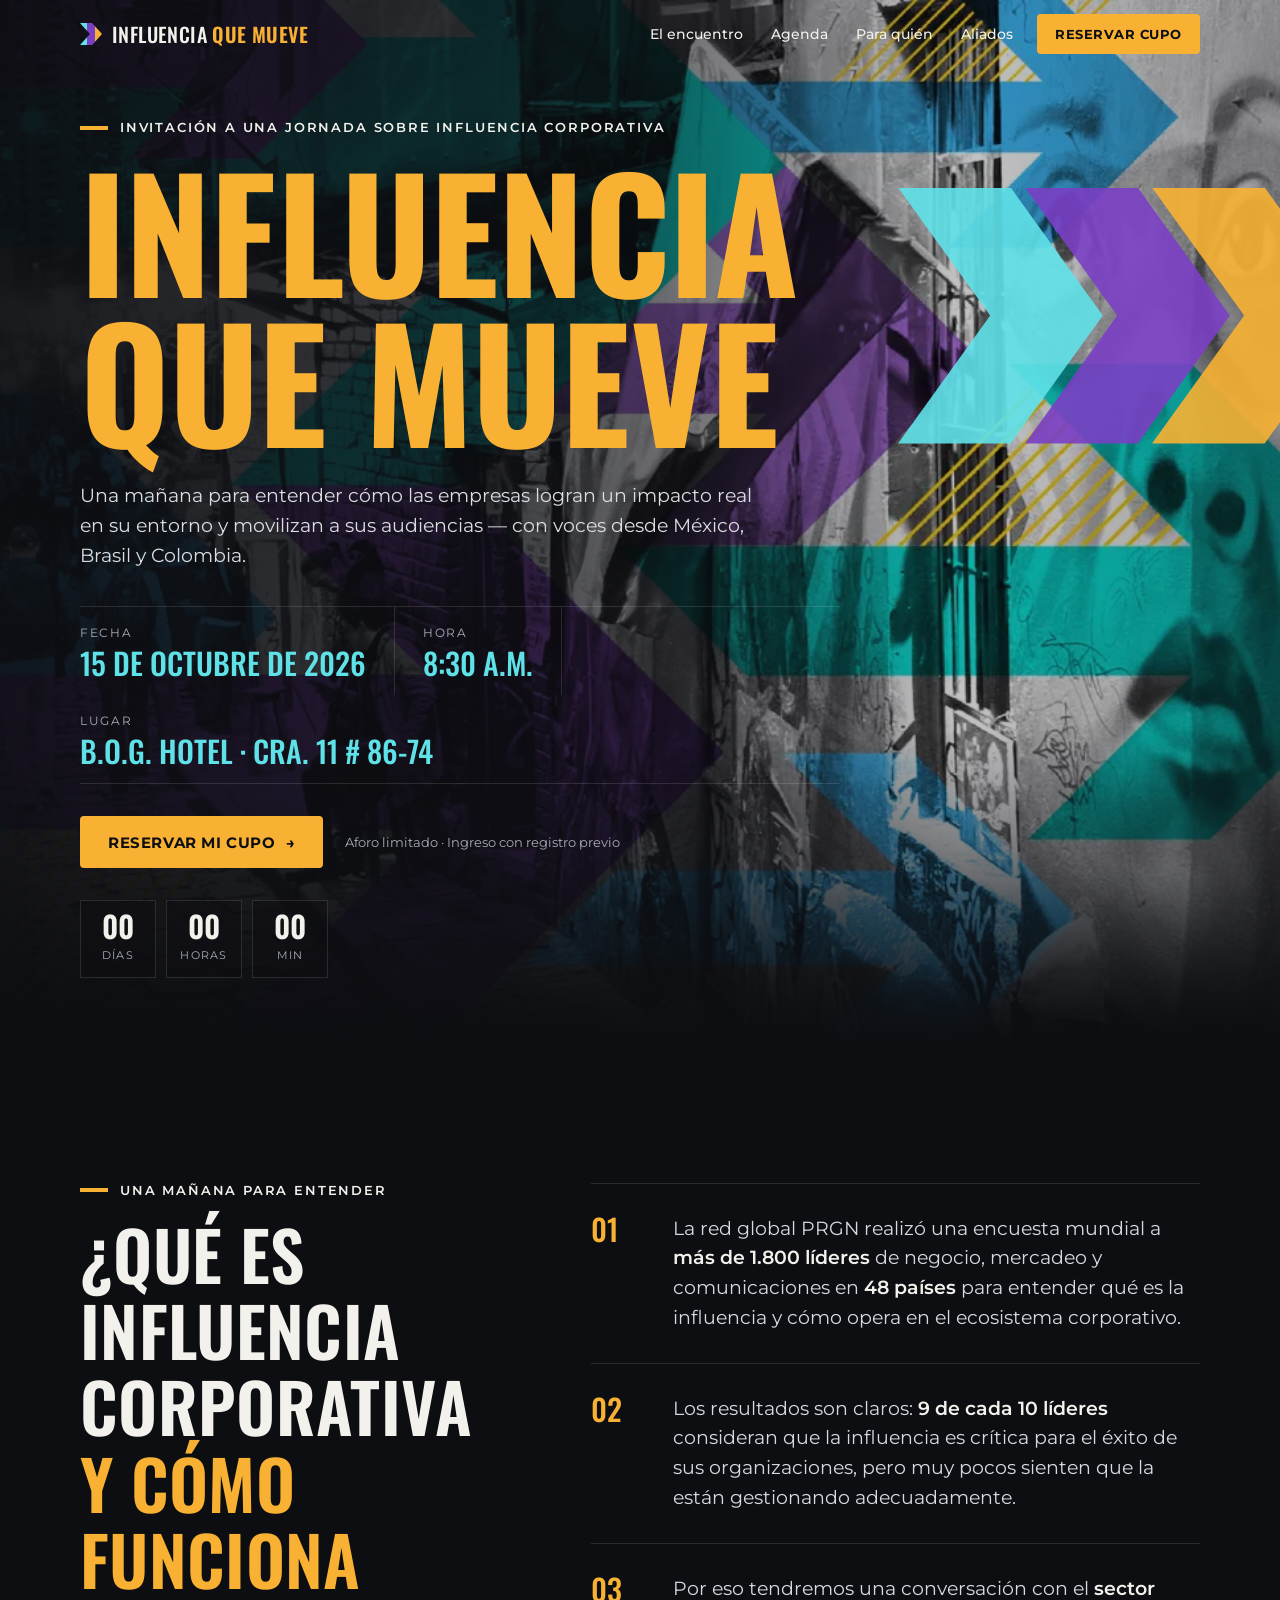
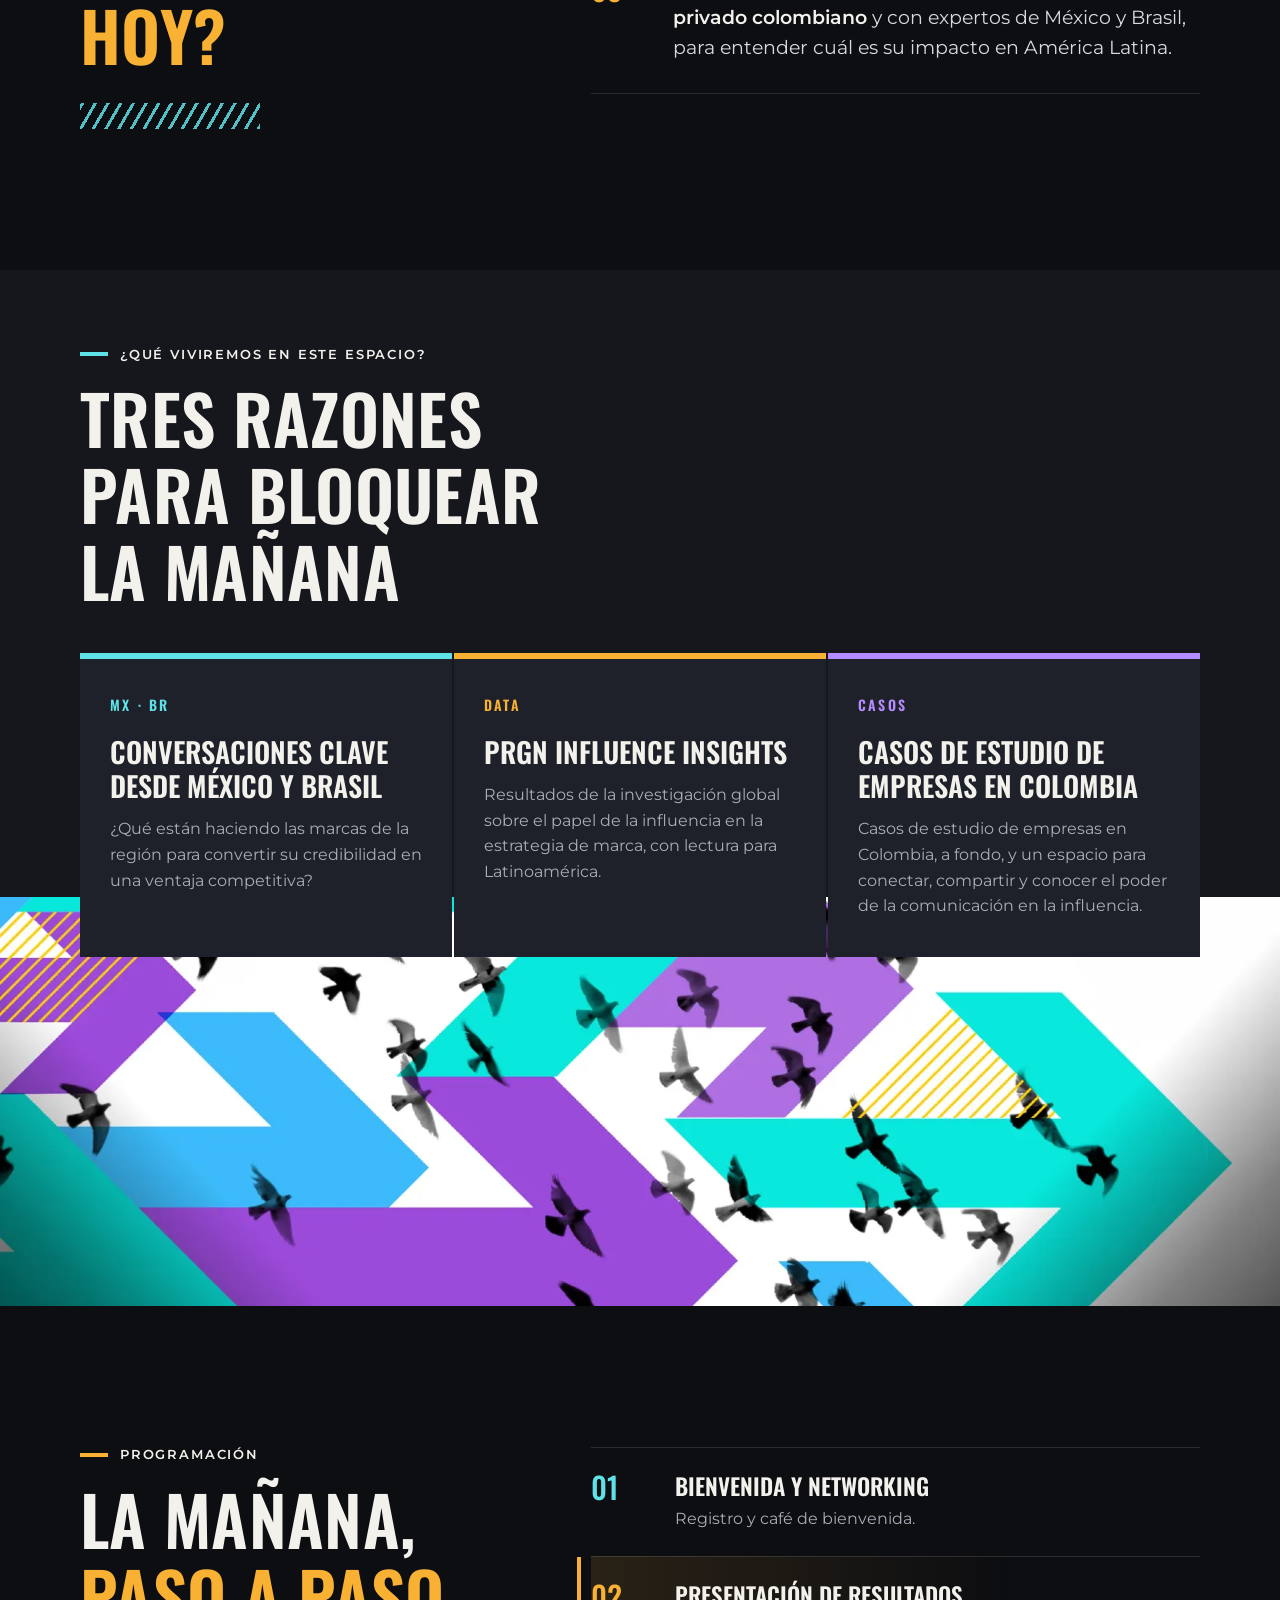
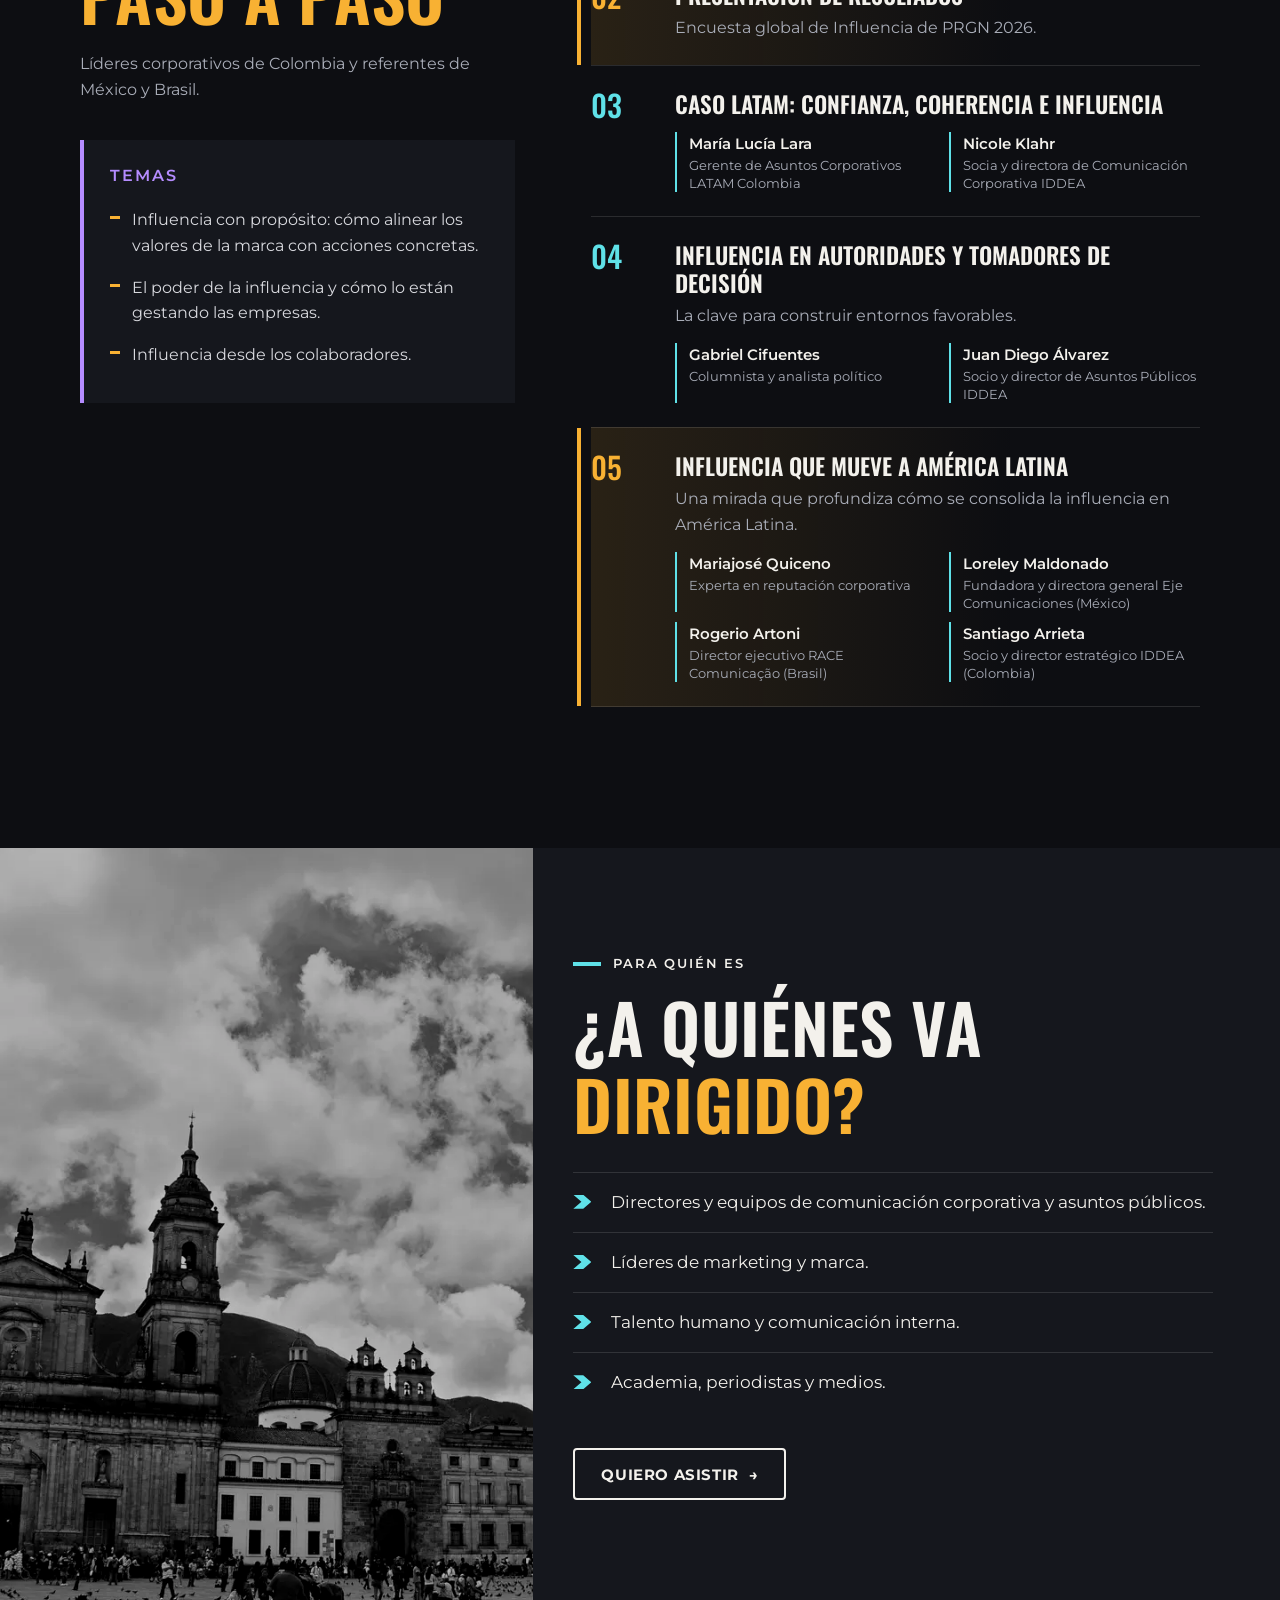
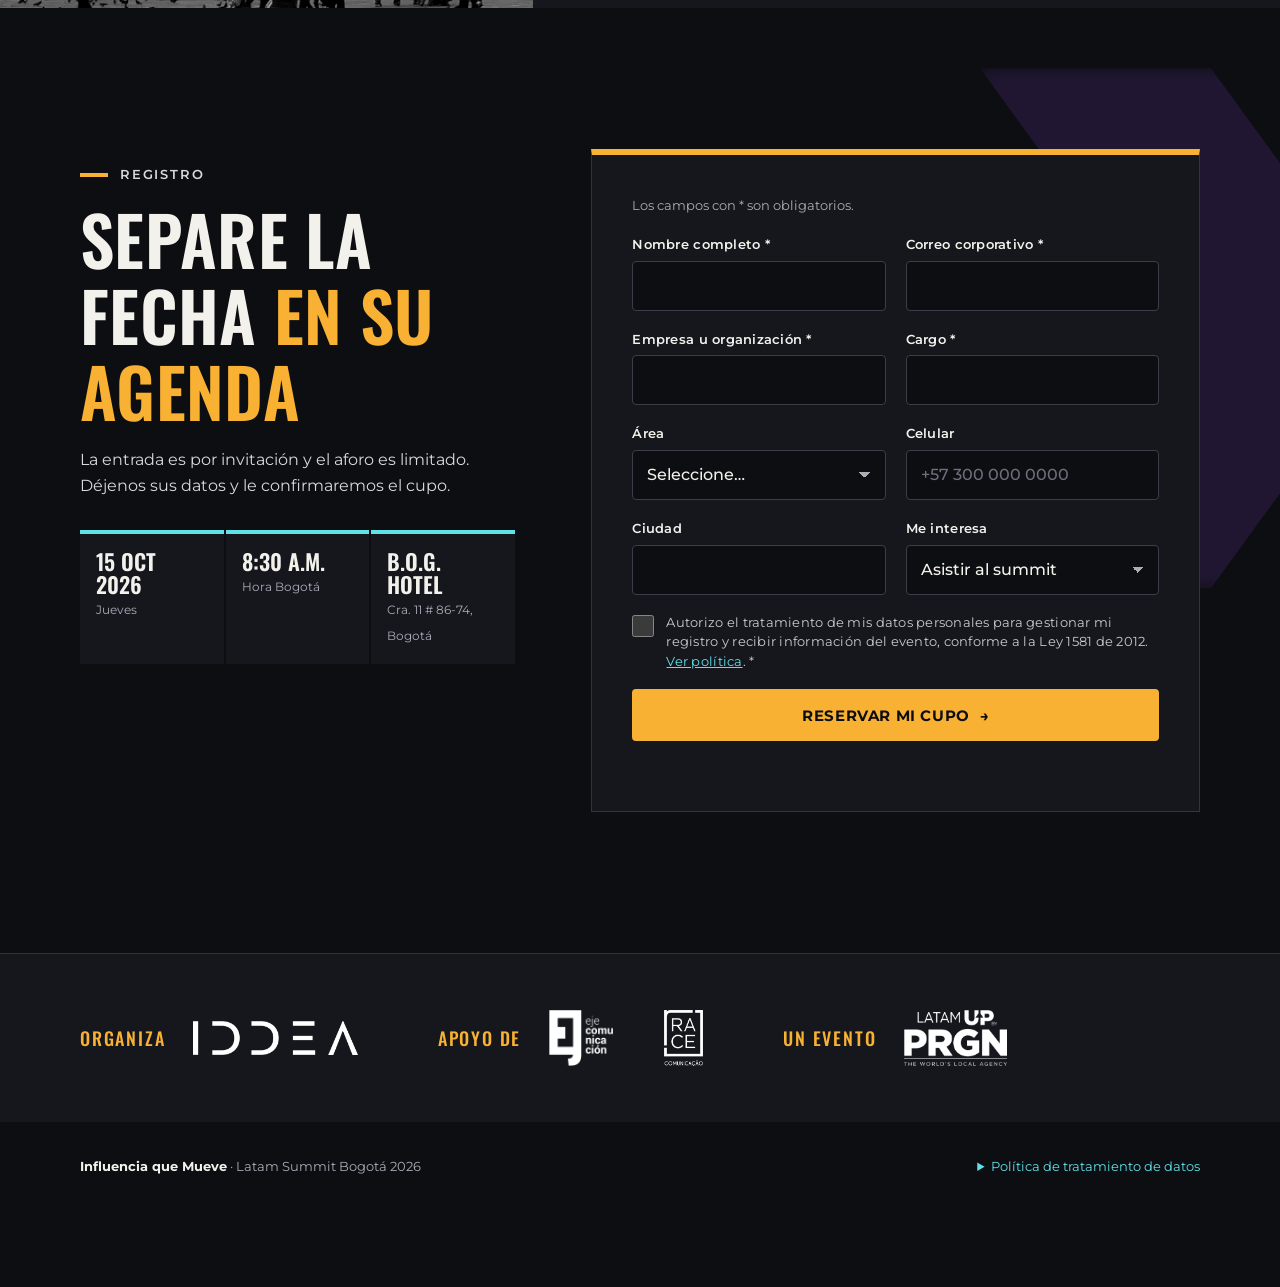
<file: index.html>
<!doctype html>
<html lang="es-CO">
<head>
  <meta charset="utf-8">
  <meta name="viewport" content="width=device-width, initial-scale=1, viewport-fit=cover">
  <title>Influencia que Mueve · Latam Summit Bogotá — 15 de octubre de 2026</title>
  <meta name="description" content="Primer Summit Regional sobre influencia corporativa en Bogotá. Conversaciones desde México y Brasil, la investigación PRGN Influence Insights y casos de estudio. 15 de octubre de 2026, 8:30 a.m. Reserve su cupo.">
  <meta name="theme-color" content="#0d0e12">
  <link rel="canonical" href="https://wearedatalab.github.io/latam-summit/">
  <meta property="og:type" content="website">
  <meta property="og:locale" content="es_CO">
  <meta property="og:title" content="Influencia que Mueve · Latam Summit Bogotá">
  <meta property="og:description" content="Un encuentro para líderes de comunicación que llevan su estrategia al centro del negocio. 15 de octubre de 2026 · 8:30 a.m. · B.O.G. Hotel, Bogotá.">
  <meta property="og:url" content="https://wearedatalab.github.io/latam-summit/">
  <meta property="og:site_name" content="Influencia que Mueve · Latam Summit">
  <meta property="og:image" content="https://wearedatalab.github.io/latam-summit/assets/og.jpg?v=3">
  <meta property="og:image:secure_url" content="https://wearedatalab.github.io/latam-summit/assets/og.jpg?v=3">
  <meta property="og:image:type" content="image/jpeg">
  <meta property="og:image:width" content="1200">
  <meta property="og:image:height" content="630">
  <meta property="og:image:alt" content="Influencia que Mueve · Invitación a una jornada sobre influencia corporativa. 15 de octubre 2026, 8:30 a.m., B.O.G. Hotel. Reserve su cupo.">
  <meta name="twitter:card" content="summary_large_image">
  <meta name="twitter:title" content="Influencia que Mueve · Latam Summit Bogotá">
  <meta name="twitter:description" content="15 de octubre de 2026 · 8:30 a.m. · B.O.G. Hotel, Bogotá. Reserve su cupo.">
  <meta name="twitter:image" content="https://wearedatalab.github.io/latam-summit/assets/og.jpg?v=3">
  <link rel="icon" href="favicon.svg" type="image/svg+xml">
  <link rel="preconnect" href="https://fonts.googleapis.com">
  <link rel="preconnect" href="https://fonts.gstatic.com" crossorigin>
  <link rel="stylesheet" href="https://fonts.googleapis.com/css2?family=Montserrat:wght@400;500;600;700&family=Oswald:wght@400;500;600;700&display=swap">
  <link rel="preload" as="image" href="assets/hero-1400.webp" imagesrcset="assets/hero-800.webp 800w, assets/hero-1400.webp 1400w, assets/hero-2046.webp 2046w" imagesizes="100vw" fetchpriority="high">
  <link rel="stylesheet" href="css/site.css">
  <script type="application/ld+json">
  {
    "@context": "https://schema.org",
    "@type": "BusinessEvent",
    "name": "Influencia que Mueve · Latam Summit Bogotá",
    "description": "Primer Summit Regional sobre influencia corporativa: conversaciones desde México y Brasil, la investigación PRGN Influence Insights y casos de estudio.",
    "startDate": "2026-10-15T08:30:00-05:00",
    "endDate": "2026-10-15T12:00:00-05:00",
    "eventStatus": "https://schema.org/EventScheduled",
    "eventAttendanceMode": "https://schema.org/OfflineEventAttendanceMode",
    "inLanguage": "es",
    "image": ["https://wearedatalab.github.io/latam-summit/assets/og.jpg"],
    "location": { "@type": "Place", "name": "B.O.G. Hotel", "address": { "@type": "PostalAddress", "streetAddress": "Carrera 11 # 86-74", "addressLocality": "Bogotá", "addressCountry": "CO" } },
    "organizer": { "@type": "Organization", "name": "IDDEA" },
    "sponsor": [
      { "@type": "Organization", "name": "Eje Comunicación" },
      { "@type": "Organization", "name": "Race Comunicação" },
      { "@type": "Organization", "name": "PRGN — Latam UP" }
    ],
    "offers": { "@type": "Offer", "price": "0", "priceCurrency": "COP", "availability": "https://schema.org/LimitedAvailability", "url": "#registro" }
  }
  </script>
</head>
<body>
  <a class="skip" href="#registro">Saltar al registro</a>

  <header class="top" id="top">
    <div class="wrap top__in">
      <a class="top__brand" href="#top" aria-label="Influencia que Mueve, inicio">
        <span class="top__mark" aria-hidden="true"></span>
        <span>Influencia <b>que mueve</b></span>
      </a>
      <nav class="top__nav" aria-label="Secciones">
        <a href="#manifiesto">El encuentro</a>
        <a href="#agenda">Agenda</a>
        <a href="#para-quien">Para quién</a>
        <a href="#aliados">Aliados</a>
      </nav>
      <a class="btn btn--sm" href="#registro">Reservar cupo</a>
    </div>
  </header>

  <main>
    <!-- HERO -->
    <section class="hero" aria-labelledby="hero-title">
      <picture class="hero__bg">
        <img src="assets/hero-1400.webp" srcset="assets/hero-800.webp 800w, assets/hero-1400.webp 1400w, assets/hero-2046.webp 2046w"
             sizes="100vw" alt="" width="2046" height="1151" fetchpriority="high" decoding="async">
      </picture>
      <div class="hero__chevrons" aria-hidden="true">
        <i class="chev chev--cyan"></i><i class="chev chev--violet"></i><i class="chev chev--amber"></i>
      </div>
      <div class="wrap hero__in">
        <p class="eyebrow"><span class="dash" aria-hidden="true"></span>Invitación a una jornada sobre influencia corporativa</p>
        <h1 id="hero-title" class="hero__title">
          Influencia <span>que mueve</span>
        </h1>
        <p class="hero__lead">Una mañana para entender cómo las empresas logran un impacto real en su entorno y movilizan a sus audiencias — con voces desde México, Brasil y Colombia.</p>

        <dl class="hero__facts">
          <div><dt>Fecha</dt><dd><time datetime="2026-10-15">15 de octubre de 2026</time></dd></div>
          <div><dt>Hora</dt><dd><time datetime="08:30">8:30 a.m.</time></dd></div>
          <div><dt>Lugar</dt><dd>B.O.G. Hotel · Cra. 11 # 86-74</dd></div>
        </dl>

        <div class="hero__cta">
          <a class="btn" href="#registro">Reservar mi cupo <span aria-hidden="true">→</span></a>
          <p class="hero__note">Aforo limitado · Ingreso con registro previo</p>
        </div>

        <div class="count" id="countdown" aria-label="Tiempo para el evento" hidden>
          <div><b data-u="d">00</b><span>días</span></div>
          <div><b data-u="h">00</b><span>horas</span></div>
          <div><b data-u="m">00</b><span>min</span></div>
        </div>
      </div>
    </section>

    <!-- MANIFIESTO -->
    <section class="manifesto" id="manifiesto" aria-labelledby="manif-title">
      <div class="wrap manifesto__grid">
        <div class="manifesto__head">
          <p class="eyebrow eyebrow--amber"><span class="dash" aria-hidden="true"></span>Una mañana para entender</p>
          <h2 id="manif-title" class="h2">¿Qué es influencia corporativa <em>y cómo funciona hoy?</em></h2>
          <div class="hatch" aria-hidden="true"></div>
        </div>
        <ol class="manifesto__list">
          <li><span class="num" aria-hidden="true">01</span><p>La red global PRGN realizó una encuesta mundial a <strong>más de 1.800 líderes</strong> de negocio, mercadeo y comunicaciones en <strong>48 países</strong> para entender qué es la influencia y cómo opera en el ecosistema corporativo.</p></li>
          <li><span class="num" aria-hidden="true">02</span><p>Los resultados son claros: <strong>9 de cada 10 líderes</strong> consideran que la influencia es crítica para el éxito de sus organizaciones, pero muy pocos sienten que la están gestionando adecuadamente.</p></li>
          <li><span class="num" aria-hidden="true">03</span><p>Por eso tendremos una conversación con el <strong>sector privado colombiano</strong> y con expertos de México y Brasil, para entender cuál es su impacto en América Latina.</p></li>
        </ol>
      </div>
    </section>

    <!-- QUÉ VIVIREMOS -->
    <section class="live" aria-labelledby="live-title">
      <div class="wrap">
        <p class="eyebrow eyebrow--cyan"><span class="dash" aria-hidden="true"></span>¿Qué viviremos en este espacio?</p>
        <h2 id="live-title" class="h2 h2--narrow">Tres razones para bloquear la mañana</h2>
        <ul class="pillars">
          <li class="pillar pillar--cyan">
            <span class="pillar__k" aria-hidden="true">MX · BR</span>
            <h3>Conversaciones clave desde México y Brasil</h3>
            <p>¿Qué están haciendo las marcas de la región para convertir su credibilidad en una ventaja competitiva?</p>
          </li>
          <li class="pillar pillar--amber">
            <span class="pillar__k" aria-hidden="true">Data</span>
            <h3>PRGN Influence Insights</h3>
            <p>Resultados de la investigación global sobre el papel de la influencia en la estrategia de marca, con lectura para Latinoamérica.</p>
          </li>
          <li class="pillar pillar--violet">
            <span class="pillar__k" aria-hidden="true">Casos</span>
            <h3>Casos de estudio de empresas en Colombia</h3>
            <p>Casos de estudio de empresas en Colombia, a fondo, y un espacio para conectar, compartir y conocer el poder de la comunicación en la influencia.</p>
          </li>
        </ul>
      </div>
      <figure class="live__band" aria-hidden="true">
        <img src="assets/flock-1600.webp" srcset="assets/flock-800.webp 800w, assets/flock-1600.webp 1600w" sizes="100vw" alt="" width="1600" height="900" loading="lazy" decoding="async">
      </figure>
    </section>

    <!-- AGENDA -->
    <section class="agenda" id="agenda" aria-labelledby="agenda-title">
      <div class="wrap agenda__grid">
        <div class="agenda__head">
          <p class="eyebrow eyebrow--amber"><span class="dash" aria-hidden="true"></span>Programación</p>
          <h2 id="agenda-title" class="h2">La mañana, <em>paso a paso</em></h2>
          <p class="muted">Líderes corporativos de Colombia y referentes de México y Brasil.</p>
          <div class="themes">
            <h3>Temas</h3>
            <ul>
              <li>Influencia con propósito: cómo alinear los valores de la marca con acciones concretas.</li>
              <li>El poder de la influencia y cómo lo están gestando las empresas.</li>
              <li>Influencia desde los colaboradores.</li>
            </ul>
          </div>
        </div>
        <ol class="timeline">
          <li><span class="timeline__n" aria-hidden="true">01</span><div><h3>Bienvenida y networking</h3><p>Registro y café de bienvenida.</p></div></li>
          <li class="is-key"><span class="timeline__n" aria-hidden="true">02</span><div><h3>Presentación de resultados</h3><p>Encuesta global de Influencia de PRGN 2026.</p></div></li>
          <li><span class="timeline__n" aria-hidden="true">03</span><div><h3>Caso LATAM: confianza, coherencia e influencia</h3><ul class="speakers"><li><b>María Lucía Lara</b><span>Gerente de Asuntos Corporativos LATAM Colombia</span></li><li><b>Nicole Klahr</b><span>Socia y directora de Comunicación Corporativa IDDEA</span></li></ul></div></li>
          <li><span class="timeline__n" aria-hidden="true">04</span><div><h3>Influencia en autoridades y tomadores de decisión</h3><p>La clave para construir entornos favorables.</p><ul class="speakers"><li><b>Gabriel Cifuentes</b><span>Columnista y analista político</span></li><li><b>Juan Diego Álvarez</b><span>Socio y director de Asuntos Públicos IDDEA</span></li></ul></div></li>
          <li class="is-key"><span class="timeline__n" aria-hidden="true">05</span><div><h3>Influencia que mueve a América Latina</h3><p>Una mirada que profundiza cómo se consolida la influencia en América Latina.</p><ul class="speakers"><li><b>Mariajosé Quiceno</b><span>Experta en reputación corporativa</span></li><li><b>Loreley Maldonado</b><span>Fundadora y directora general Eje Comunicaciones (México)</span></li><li><b>Rogerio Artoni</b><span>Director ejecutivo RACE Comunicação (Brasil)</span></li><li><b>Santiago Arrieta</b><span>Socio y director estratégico IDDEA (Colombia)</span></li></ul></div></li>
        </ol>
      </div>
    </section>

    <!-- PARA QUIÉN -->
    <section class="who" id="para-quien" aria-labelledby="who-title">
      <picture class="who__img">
        <img src="assets/catedral-1080.webp" srcset="assets/catedral-600.webp 600w, assets/catedral-1080.webp 1080w" sizes="(min-width: 900px) 40vw, 100vw"
             alt="Plaza de Bolívar y Catedral Primada de Bogotá en blanco y negro" width="1080" height="1920" loading="lazy" decoding="async">
      </picture>
      <div class="who__body">
        <p class="eyebrow eyebrow--cyan"><span class="dash" aria-hidden="true"></span>Para quién es</p>
        <h2 id="who-title" class="h2">¿A quiénes va <em>dirigido?</em></h2>
        <ul class="who__list">
          <li>Directores y equipos de comunicación corporativa y asuntos públicos.</li>
          <li>Líderes de marketing y marca.</li>
          <li>Talento humano y comunicación interna.</li>
          <li>Academia, periodistas y medios.</li>
        </ul>
        <a class="btn btn--ghost" href="#registro">Quiero asistir <span aria-hidden="true">→</span></a>
      </div>
    </section>

    <!-- REGISTRO -->
    <section class="reg" id="registro" aria-labelledby="reg-title">
      <div class="wrap reg__grid">
        <div class="reg__intro">
          <p class="eyebrow eyebrow--amber"><span class="dash" aria-hidden="true"></span>Registro</p>
          <h2 id="reg-title" class="h2">Separe la fecha <em>en su agenda</em></h2>
          <p>La entrada es por invitación y el aforo es limitado. Déjenos sus datos y le confirmaremos el cupo.</p>
          <ul class="reg__facts">
            <li><b>15 oct 2026</b><span>Jueves</span></li>
            <li><b>8:30 a.m.</b><span>Hora Bogotá</span></li>
            <li><b>B.O.G. Hotel</b><span>Cra. 11 # 86-74, Bogotá</span></li>
          </ul>
        </div>

        <form class="form" id="form-registro" novalidate aria-describedby="form-help">
          <p id="form-help" class="form__help">Los campos con <span aria-hidden="true">*</span><span class="sr">asterisco</span> son obligatorios.</p>
          <div class="field">
            <label for="f-nombre">Nombre completo <span aria-hidden="true">*</span></label>
            <input id="f-nombre" name="nombre" autocomplete="name" required minlength="3" maxlength="120">
            <p class="field__err" id="e-nombre"></p>
          </div>
          <div class="field">
            <label for="f-email">Correo corporativo <span aria-hidden="true">*</span></label>
            <input id="f-email" name="email" type="email" autocomplete="email" inputmode="email" required maxlength="254">
            <p class="field__err" id="e-email"></p>
          </div>
          <div class="field">
            <label for="f-empresa">Empresa u organización <span aria-hidden="true">*</span></label>
            <input id="f-empresa" name="empresa" autocomplete="organization" required maxlength="120">
            <p class="field__err" id="e-empresa"></p>
          </div>
          <div class="field">
            <label for="f-cargo">Cargo <span aria-hidden="true">*</span></label>
            <input id="f-cargo" name="cargo" autocomplete="organization-title" required maxlength="120">
            <p class="field__err" id="e-cargo"></p>
          </div>
          <div class="field">
            <label for="f-area">Área</label>
            <select id="f-area" name="area">
              <option value="">Seleccione…</option>
              <option>Comunicaciones</option><option>Marketing</option><option>Asuntos corporativos</option>
              <option>Talento humano</option><option>Dirección general</option><option>Academia</option>
              <option>Medios / prensa</option><option>Otra</option>
            </select>
            <p class="field__err" id="e-area"></p>
          </div>
          <div class="field">
            <label for="f-telefono">Celular</label>
            <input id="f-telefono" name="telefono" type="tel" autocomplete="tel" inputmode="tel" maxlength="20" placeholder="+57 300 000 0000">
            <p class="field__err" id="e-telefono"></p>
          </div>
          <div class="field">
            <label for="f-ciudad">Ciudad</label>
            <input id="f-ciudad" name="ciudad" autocomplete="address-level2" maxlength="80" value="">
            <p class="field__err" id="e-ciudad"></p>
          </div>
          <div class="field">
            <label for="f-interes">Me interesa</label>
            <select id="f-interes" name="interes">
              <option>Asistir al summit</option><option>Recibir la investigación PRGN</option>
              <option>Ser aliado / patrocinador</option><option>Prensa</option>
            </select>
            <p class="field__err" id="e-interes"></p>
          </div>
          <div class="field field--hp" aria-hidden="true">
            <label for="f-web">No llenar este campo</label>
            <input id="f-web" name="sitio_web" tabindex="-1" autocomplete="off">
          </div>
          <div class="field field--full check">
            <input id="f-consent" name="consentimiento" type="checkbox" required>
            <label for="f-consent">Autorizo el tratamiento de mis datos personales para gestionar mi registro y recibir información del evento, conforme a la Ley 1581 de 2012. <a href="#privacidad">Ver política</a>. <span aria-hidden="true">*</span></label>
            <p class="field__err" id="e-consentimiento"></p>
          </div>
          <div class="field--full form__foot">
            <button class="btn btn--block" type="submit">Reservar mi cupo <span aria-hidden="true">→</span></button>
            <p class="form__status" role="status" aria-live="polite"></p>
          </div>
        </form>

        <div class="done" id="reg-ok" hidden tabindex="-1">
          <span class="done__mark" aria-hidden="true"></span>
          <h3>¡Listo, <span data-name>ya está</span>!</h3>
          <p>Recibimos su registro. Le escribiremos para confirmar el cupo y compartir los detalles de la sede.</p>
          <a class="btn btn--ghost" id="ics" download="influencia-que-mueve.ics" href="#">Agregar a mi calendario</a>
        </div>
      </div>
    </section>

    <!-- ALIADOS -->
    <section class="allies" id="aliados" aria-labelledby="allies-title">
      <div class="wrap">
        <h2 id="allies-title" class="sr">Organizadores y aliados</h2>
        <div class="allies__row">
          <div class="allies__group">
            <p class="allies__k">Organiza</p>
            <img class="logo logo--iddea" src="assets/logo-iddea.png" alt="IDDEA" width="580" height="120" loading="lazy">
          </div>
          <div class="allies__group allies__group--wide">
            <p class="allies__k">Apoyo de</p>
            <ul class="allies__logos">
              <li><img class="logo" src="assets/logo-eje.png" alt="Eje Comunicación" width="120" height="160" loading="lazy"></li>
              <li><img class="logo" src="assets/logo-race.png" alt="Race Comunicação" width="141" height="200" loading="lazy"></li>
            </ul>
          </div>
          <div class="allies__group">
            <p class="allies__k">Un evento</p>
            <img class="logo" src="assets/logo-prgn.png" alt="Latam UP by PRGN — The World's Local Agency" width="293" height="160" loading="lazy">
          </div>
        </div>
      </div>
    </section>
  </main>

  <footer class="foot">
    <div class="wrap foot__in">
      <p><b>Influencia que Mueve</b> · Latam Summit Bogotá 2026</p>
      <details id="privacidad" class="foot__privacy">
        <summary>Política de tratamiento de datos</summary>
        <p>Los datos suministrados se usan únicamente para gestionar su registro, confirmar su asistencia y enviarle información relacionada con el evento y la investigación PRGN Influence Insights. No se venden ni se ceden a terceros ajenos a los organizadores. Puede conocer, actualizar, rectificar o solicitar la supresión de sus datos escribiendo a los organizadores del evento. (Ley 1581 de 2012 y Decreto 1377 de 2013.)</p>
      </details>
    </div>
  </footer>

  <a class="sticky-cta btn" href="#registro" aria-hidden="true" tabindex="-1">Reservar cupo · 15 oct</a>

  <script src="js/site.js" defer></script>
</body>
</html>
</file>
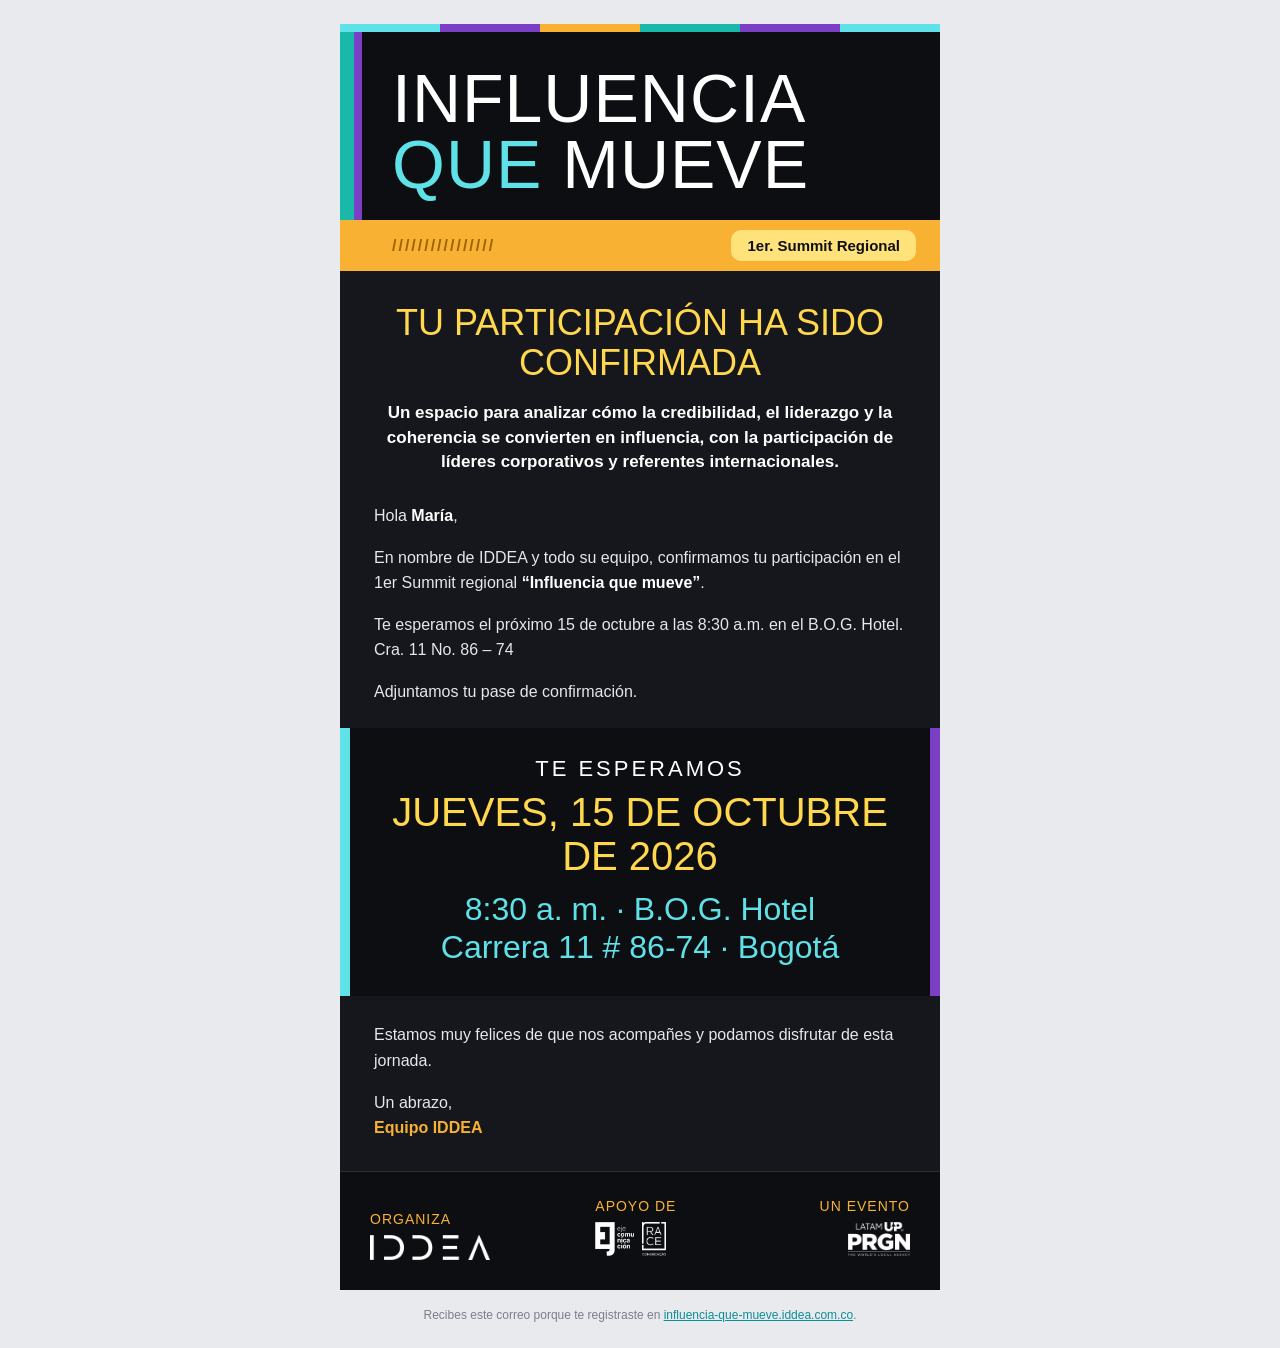
<file: emails/confirmado.html>
<!doctype html>
<html lang="es"><head><meta charset="utf-8"><meta name="viewport" content="width=device-width,initial-scale=1"><meta name="x-apple-disable-message-reformatting">
<meta name="color-scheme" content="dark"><meta name="supported-color-schemes" content="dark">
<title>Tu participación ha sido confirmada</title></head>
<body style="margin:0;padding:0;background:#e9eaee;">
<div style="display:none;max-height:0;overflow:hidden;opacity:0;">Te esperamos el 15 de octubre a las 8:30 a.m. en el B.O.G. Hotel.</div>
<table role="presentation" width="100%" cellpadding="0" cellspacing="0" border="0" style="background:#e9eaee;"><tr><td align="center" style="padding:24px 10px;">
<table role="presentation" width="600" cellpadding="0" cellspacing="0" border="0" style="width:100%;max-width:600px;background:#0d0e12;">
<tr><td style="background:#0d0e12;padding:0;">
  <table role="presentation" width="100%" cellpadding="0" cellspacing="0" border="0"><tr><td height="8" style="height:8px;line-height:8px;font-size:0;background:#5fe1e8;">&nbsp;</td><td height="8" style="height:8px;line-height:8px;font-size:0;background:#7a3fc4;">&nbsp;</td><td height="8" style="height:8px;line-height:8px;font-size:0;background:#f8b133;">&nbsp;</td><td height="8" style="height:8px;line-height:8px;font-size:0;background:#19b8a8;">&nbsp;</td><td height="8" style="height:8px;line-height:8px;font-size:0;background:#7a3fc4;">&nbsp;</td><td height="8" style="height:8px;line-height:8px;font-size:0;background:#5fe1e8;">&nbsp;</td></tr></table>
  <table role="presentation" width="100%" cellpadding="0" cellspacing="0" border="0"><tr>
    <td width="14" style="width:14px;background:#19b8a8;font-size:0;">&nbsp;</td>
    <td width="8" style="width:8px;background:#7a3fc4;font-size:0;">&nbsp;</td>
    <td style="padding:34px 30px 22px;">
      <p style="margin:0;font-family:Impact,'Oswald','Arial Narrow',Arial,sans-serif;font-weight:400;font-size:68px;line-height:64px;color:#ffffff;text-transform:uppercase;letter-spacing:1px;">Influencia</p>
      <p style="margin:0;font-family:Impact,'Oswald','Arial Narrow',Arial,sans-serif;font-weight:400;font-size:68px;line-height:68px;text-transform:uppercase;letter-spacing:1px;"><span style="color:#5fe1e8;">Que</span>&nbsp;<span style="color:#ffffff;">Mueve</span></p>
    </td></tr></table>
  <table role="presentation" width="100%" cellpadding="0" cellspacing="0" border="0"><tr>
    <td valign="middle" style="background:#f8b133;padding:12px 10px 12px 52px;font-family:Arial,Helvetica,sans-serif;font-size:16px;font-weight:bold;letter-spacing:2px;color:#9a6500;">////////////////</td>
    <td align="right" valign="middle" style="background:#f8b133;padding:10px 24px;">
      <span style="display:inline-block;background:#ffe27a;border-radius:10px;padding:7px 16px;font-family:Arial,Helvetica,sans-serif;font-size:15px;font-weight:bold;color:#0d0e12;white-space:nowrap;">1er. Summit Regional</span>
    </td></tr></table>
</td></tr>
<tr><td style="background:#15171d;padding:32px 34px 4px;">
  <p style="margin:0 0 18px;font-family:Impact,'Oswald','Arial Narrow',Arial,sans-serif;font-weight:400;font-size:36px;line-height:40px;color:#ffd84d;text-transform:uppercase;text-align:center;">Tu participación ha sido confirmada</p>
  <p style="margin:0 0 24px;font-family:Arial,Helvetica,sans-serif;font-size:17px;line-height:1.45;font-weight:bold;color:#ffffff;text-align:center;">Un espacio para analizar cómo la credibilidad, el liderazgo y la coherencia se convierten en influencia, con la participación de líderes corporativos y referentes internacionales.</p>
</td></tr>
<tr><td style="background:#15171d;padding:0 34px 24px;">
  <p style="margin:0 0 16px;font-family:Arial,Helvetica,sans-serif;font-size:16px;line-height:1.6;color:#e6e7eb;">Hola <b style="color:#ffffff;">María</b>,</p>
  <p style="margin:0 0 16px;font-family:Arial,Helvetica,sans-serif;font-size:16px;line-height:1.6;color:#e6e7eb;">En nombre de IDDEA y todo su equipo, confirmamos tu participación en el 1er Summit regional <b style="color:#ffffff;">&ldquo;Influencia que mueve&rdquo;</b>.</p>
  <p style="margin:0 0 16px;font-family:Arial,Helvetica,sans-serif;font-size:16px;line-height:1.6;color:#e6e7eb;">Te esperamos el próximo 15 de octubre a las 8:30 a.m. en el B.O.G. Hotel.<br>Cra. 11 No. 86 &ndash; 74</p>
  <p style="margin:0;font-family:Arial,Helvetica,sans-serif;font-size:16px;line-height:1.6;color:#e6e7eb;">Adjuntamos tu pase de confirmación.</p>
</td></tr>
<tr><td style="background:#0d0e12;padding:0;">
  <table role="presentation" width="100%" cellpadding="0" cellspacing="0" border="0"><tr>
    <td width="10" style="width:10px;background:#5fe1e8;font-size:0;">&nbsp;</td>
    <td style="padding:28px 24px 30px;">
      <p style="margin:0 0 8px;font-family:Arial,Helvetica,sans-serif;font-size:22px;letter-spacing:3px;color:#ffffff;text-align:center;text-transform:uppercase;">Te esperamos</p>
      <p style="margin:0 0 12px;font-family:Impact,'Oswald','Arial Narrow',Arial,sans-serif;font-weight:400;font-size:40px;line-height:44px;color:#ffd84d;text-transform:uppercase;text-align:center;">Jueves, 15 de octubre de 2026</p>
      <p style="margin:0;font-family:Impact,'Oswald','Arial Narrow',Arial,sans-serif;font-weight:400;font-size:32px;line-height:38px;color:#5fe1e8;text-align:center;">8:30 a.&nbsp;m. · B.O.G. Hotel<br>Carrera 11 # 86-74 · Bogotá</p>
    </td>
    <td width="10" style="width:10px;background:#7a3fc4;font-size:0;">&nbsp;</td>
  </tr></table>
</td></tr>
<tr><td style="background:#15171d;padding:26px 34px 30px;">
  <p style="margin:0 0 16px;font-family:Arial,Helvetica,sans-serif;font-size:16px;line-height:1.6;color:#e6e7eb;">Estamos muy felices de que nos acompañes y podamos disfrutar de esta jornada.</p>
  <p style="margin:0;font-family:Arial,Helvetica,sans-serif;font-size:16px;line-height:1.6;color:#e6e7eb;">Un abrazo,<br><b style="color:#f8b133;">Equipo IDDEA</b></p>
</td></tr>
<tr><td style="background:#0d0e12;padding:26px 30px 30px;border-top:1px solid #2a2e38;">
  <table role="presentation" width="100%" cellpadding="0" cellspacing="0" border="0"><tr>
    <td valign="bottom" style="padding-right:10px;"><p style="margin:0 0 8px;font-family:Impact,'Oswald','Arial Narrow',Arial,sans-serif;font-weight:400;font-size:14px;letter-spacing:1px;color:#f8b133;text-transform:uppercase;">Organiza</p>
      <img src="https://wearedatalab.github.io/latam-summit/assets/logo-iddea.png" width="120" alt="IDDEA" style="display:block;border:0;height:auto;"></td>
    <td valign="bottom" style="padding-right:10px;"><p style="margin:0 0 8px;font-family:Impact,'Oswald','Arial Narrow',Arial,sans-serif;font-weight:400;font-size:14px;letter-spacing:1px;color:#f8b133;text-transform:uppercase;">Apoyo de</p>
      <img src="https://wearedatalab.github.io/latam-summit/assets/logo-eje.png" height="34" alt="Eje Comunicación" style="display:inline-block;border:0;height:34px;width:auto;">&nbsp;&nbsp;<img src="https://wearedatalab.github.io/latam-summit/assets/logo-race.png" height="34" alt="RACE Comunicação" style="display:inline-block;border:0;height:34px;width:auto;"></td>
    <td valign="bottom" align="right"><p style="margin:0 0 8px;font-family:Impact,'Oswald','Arial Narrow',Arial,sans-serif;font-weight:400;font-size:14px;letter-spacing:1px;color:#f8b133;text-transform:uppercase;">Un evento</p>
      <img src="https://wearedatalab.github.io/latam-summit/assets/logo-prgn.png" height="34" alt="Latam UP by PRGN" style="display:inline-block;border:0;height:34px;width:auto;"></td>
  </tr></table>
</td></tr>
</table>
<p style="margin:16px auto 0;max-width:560px;font-family:Arial,Helvetica,sans-serif;font-size:12px;line-height:1.5;color:#7a7f8c;text-align:center;">Recibes este correo porque te registraste en <a href="https://wearedatalab.github.io/latam-summit" style="color:#0a8f96;">influencia-que-mueve.iddea.com.co</a>.</p>
</td></tr></table></body></html>
</file>
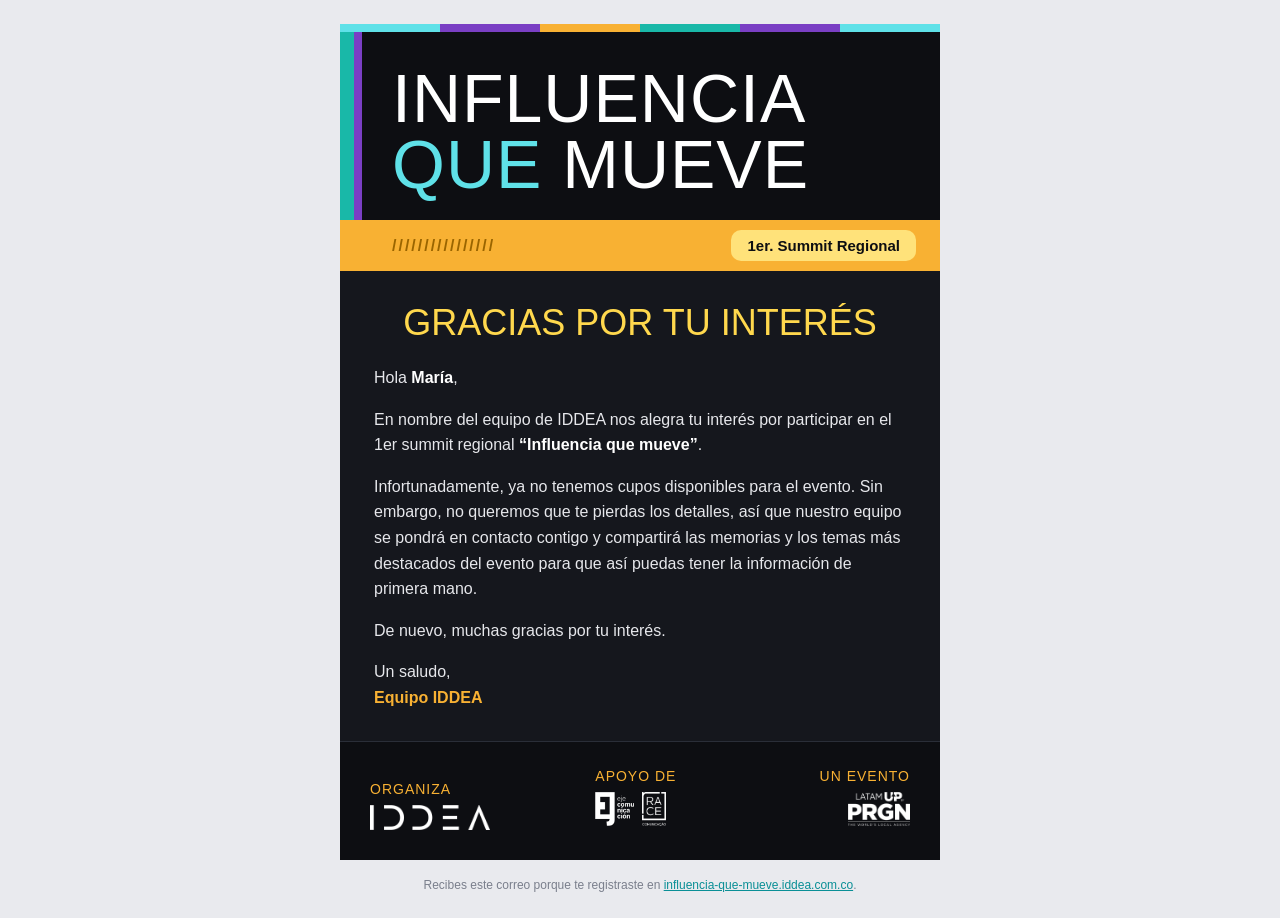
<file: emails/descartado.html>
<!doctype html>
<html lang="es"><head><meta charset="utf-8"><meta name="viewport" content="width=device-width,initial-scale=1"><meta name="x-apple-disable-message-reformatting">
<meta name="color-scheme" content="dark"><meta name="supported-color-schemes" content="dark">
<title>Gracias por tu interés</title></head>
<body style="margin:0;padding:0;background:#e9eaee;">
<div style="display:none;max-height:0;overflow:hidden;opacity:0;">Gracias por tu interés en Influencia que mueve.</div>
<table role="presentation" width="100%" cellpadding="0" cellspacing="0" border="0" style="background:#e9eaee;"><tr><td align="center" style="padding:24px 10px;">
<table role="presentation" width="600" cellpadding="0" cellspacing="0" border="0" style="width:100%;max-width:600px;background:#0d0e12;">
<tr><td style="background:#0d0e12;padding:0;">
  <table role="presentation" width="100%" cellpadding="0" cellspacing="0" border="0"><tr><td height="8" style="height:8px;line-height:8px;font-size:0;background:#5fe1e8;">&nbsp;</td><td height="8" style="height:8px;line-height:8px;font-size:0;background:#7a3fc4;">&nbsp;</td><td height="8" style="height:8px;line-height:8px;font-size:0;background:#f8b133;">&nbsp;</td><td height="8" style="height:8px;line-height:8px;font-size:0;background:#19b8a8;">&nbsp;</td><td height="8" style="height:8px;line-height:8px;font-size:0;background:#7a3fc4;">&nbsp;</td><td height="8" style="height:8px;line-height:8px;font-size:0;background:#5fe1e8;">&nbsp;</td></tr></table>
  <table role="presentation" width="100%" cellpadding="0" cellspacing="0" border="0"><tr>
    <td width="14" style="width:14px;background:#19b8a8;font-size:0;">&nbsp;</td>
    <td width="8" style="width:8px;background:#7a3fc4;font-size:0;">&nbsp;</td>
    <td style="padding:34px 30px 22px;">
      <p style="margin:0;font-family:Impact,'Oswald','Arial Narrow',Arial,sans-serif;font-weight:400;font-size:68px;line-height:64px;color:#ffffff;text-transform:uppercase;letter-spacing:1px;">Influencia</p>
      <p style="margin:0;font-family:Impact,'Oswald','Arial Narrow',Arial,sans-serif;font-weight:400;font-size:68px;line-height:68px;text-transform:uppercase;letter-spacing:1px;"><span style="color:#5fe1e8;">Que</span>&nbsp;<span style="color:#ffffff;">Mueve</span></p>
    </td></tr></table>
  <table role="presentation" width="100%" cellpadding="0" cellspacing="0" border="0"><tr>
    <td valign="middle" style="background:#f8b133;padding:12px 10px 12px 52px;font-family:Arial,Helvetica,sans-serif;font-size:16px;font-weight:bold;letter-spacing:2px;color:#9a6500;">////////////////</td>
    <td align="right" valign="middle" style="background:#f8b133;padding:10px 24px;">
      <span style="display:inline-block;background:#ffe27a;border-radius:10px;padding:7px 16px;font-family:Arial,Helvetica,sans-serif;font-size:15px;font-weight:bold;color:#0d0e12;white-space:nowrap;">1er. Summit Regional</span>
    </td></tr></table>
</td></tr>
<tr><td style="background:#15171d;padding:32px 34px 4px;">
  <p style="margin:0 0 18px;font-family:Impact,'Oswald','Arial Narrow',Arial,sans-serif;font-weight:400;font-size:36px;line-height:40px;color:#ffd84d;text-transform:uppercase;text-align:center;">Gracias por tu interés</p>
</td></tr>
<tr><td style="background:#15171d;padding:0 34px 30px;">
  <p style="margin:0 0 16px;font-family:Arial,Helvetica,sans-serif;font-size:16px;line-height:1.6;color:#e6e7eb;">Hola <b style="color:#ffffff;">María</b>,</p>
  <p style="margin:0 0 16px;font-family:Arial,Helvetica,sans-serif;font-size:16px;line-height:1.6;color:#e6e7eb;">En nombre del equipo de IDDEA nos alegra tu interés por participar en el 1er summit regional <b style="color:#ffffff;">&ldquo;Influencia que mueve&rdquo;</b>.</p>
  <p style="margin:0 0 16px;font-family:Arial,Helvetica,sans-serif;font-size:16px;line-height:1.6;color:#e6e7eb;">Infortunadamente, ya no tenemos cupos disponibles para el evento. Sin embargo, no queremos que te pierdas los detalles, así que nuestro equipo se pondrá en contacto contigo y compartirá las memorias y los temas más destacados del evento para que así puedas tener la información de primera mano.</p>
  <p style="margin:0 0 16px;font-family:Arial,Helvetica,sans-serif;font-size:16px;line-height:1.6;color:#e6e7eb;">De nuevo, muchas gracias por tu interés.</p>
  <p style="margin:0;font-family:Arial,Helvetica,sans-serif;font-size:16px;line-height:1.6;color:#e6e7eb;">Un saludo,<br><b style="color:#f8b133;">Equipo IDDEA</b></p>
</td></tr>
<tr><td style="background:#0d0e12;padding:26px 30px 30px;border-top:1px solid #2a2e38;">
  <table role="presentation" width="100%" cellpadding="0" cellspacing="0" border="0"><tr>
    <td valign="bottom" style="padding-right:10px;"><p style="margin:0 0 8px;font-family:Impact,'Oswald','Arial Narrow',Arial,sans-serif;font-weight:400;font-size:14px;letter-spacing:1px;color:#f8b133;text-transform:uppercase;">Organiza</p>
      <img src="https://wearedatalab.github.io/latam-summit/assets/logo-iddea.png" width="120" alt="IDDEA" style="display:block;border:0;height:auto;"></td>
    <td valign="bottom" style="padding-right:10px;"><p style="margin:0 0 8px;font-family:Impact,'Oswald','Arial Narrow',Arial,sans-serif;font-weight:400;font-size:14px;letter-spacing:1px;color:#f8b133;text-transform:uppercase;">Apoyo de</p>
      <img src="https://wearedatalab.github.io/latam-summit/assets/logo-eje.png" height="34" alt="Eje Comunicación" style="display:inline-block;border:0;height:34px;width:auto;">&nbsp;&nbsp;<img src="https://wearedatalab.github.io/latam-summit/assets/logo-race.png" height="34" alt="RACE Comunicação" style="display:inline-block;border:0;height:34px;width:auto;"></td>
    <td valign="bottom" align="right"><p style="margin:0 0 8px;font-family:Impact,'Oswald','Arial Narrow',Arial,sans-serif;font-weight:400;font-size:14px;letter-spacing:1px;color:#f8b133;text-transform:uppercase;">Un evento</p>
      <img src="https://wearedatalab.github.io/latam-summit/assets/logo-prgn.png" height="34" alt="Latam UP by PRGN" style="display:inline-block;border:0;height:34px;width:auto;"></td>
  </tr></table>
</td></tr>
</table>
<p style="margin:16px auto 0;max-width:560px;font-family:Arial,Helvetica,sans-serif;font-size:12px;line-height:1.5;color:#7a7f8c;text-align:center;">Recibes este correo porque te registraste en <a href="https://wearedatalab.github.io/latam-summit" style="color:#0a8f96;">influencia-que-mueve.iddea.com.co</a>.</p>
</td></tr></table></body></html>
</file>
<file: css/site.css>
/* Influencia que Mueve · Latam Summit — sistema visual tomado del KV (flechas cian/violeta/ámbar sobre B/N) */
:root {
  --ink: #0d0e12;
  --ink-2: #15171d;
  --ink-3: #1e2129;
  --line: rgba(255, 255, 255, .12);
  --text: #f3f1ec;
  --muted: #a9adb8;
  --amber: #f8b133;
  --amber-2: #ffcf6b;
  --cyan: #5fe1e8;
  --violet: #7a3fc4;
  --violet-txt: #b58cff;
  --teal: #19b8a8;
  --danger: #ff8a7a;
  --radius: 4px;
  --wrap: 1200px;
  --gutter: clamp(16px, 4vw, 40px);
  --display: "Oswald", "Bebas Neue", Impact, sans-serif;
  --body: "Montserrat", system-ui, -apple-system, "Segoe UI", sans-serif;
  --ease: cubic-bezier(.2, .7, .2, 1);
  color-scheme: dark;
}

*, *::before, *::after { box-sizing: border-box; }
html { scroll-behavior: smooth; scroll-padding-top: 72px; -webkit-text-size-adjust: 100%; }
body { margin: 0; background: var(--ink); color: var(--text); font: 400 16px/1.6 var(--body); overflow-x: hidden; }
img { display: block; max-width: 100%; height: auto; }
a { color: var(--cyan); }
h1, h2, h3 { margin: 0; }
p { margin: 0; }
ul, ol { margin: 0; padding: 0; list-style: none; }
:focus-visible { outline: 3px solid var(--cyan); outline-offset: 3px; }

.wrap { width: 100%; max-width: var(--wrap); margin-inline: auto; padding-inline: var(--gutter); }
.sr { position: absolute; width: 1px; height: 1px; overflow: hidden; clip: rect(0 0 0 0); white-space: nowrap; }
.skip { position: absolute; left: 16px; top: -60px; z-index: 100; background: var(--amber); color: var(--ink); padding: 10px 14px; font-weight: 700; }
.skip:focus { top: 12px; }
.muted { color: var(--muted); }

/* ---------- tipografía ---------- */
.eyebrow { display: flex; align-items: center; gap: 12px; font: 600 13px/1.2 var(--body); letter-spacing: .14em; text-transform: uppercase; color: var(--text); margin-bottom: 18px; }
.eyebrow .dash { width: 28px; height: 4px; background: var(--amber); flex: none; }
.eyebrow--amber .dash { background: var(--amber); }
.eyebrow--cyan .dash { background: var(--cyan); }
.h2 { font: 600 clamp(36px, 5.4vw, 68px)/1.12 var(--display); text-transform: uppercase; letter-spacing: .005em; }
.h2 em { font-style: normal; color: var(--amber); }
.h2--narrow { max-width: 14ch; }

/* ---------- botones ---------- */
.btn { --b: var(--amber); display: inline-flex; align-items: center; justify-content: center; gap: 10px; min-height: 52px; padding: 0 26px;
  background: var(--b); color: var(--ink); border: 2px solid var(--b); border-radius: var(--radius);
  font: 700 15px/1 var(--body); letter-spacing: .04em; text-transform: uppercase; text-decoration: none; cursor: pointer;
  transition: transform .2s var(--ease), background-color .2s, color .2s; }
.btn span { transition: transform .2s var(--ease); }
.btn:hover { background: var(--amber-2); border-color: var(--amber-2); }
.btn:hover span { transform: translateX(4px); }
.btn:active { transform: translateY(1px); }
.btn--sm { min-height: 40px; padding: 0 16px; font-size: 13px; }
.btn--ghost { background: transparent; color: var(--text); border-color: var(--text); }
.btn--ghost:hover { background: var(--text); color: var(--ink); border-color: var(--text); }
.btn--block { width: 100%; }
.btn[disabled] { opacity: .6; cursor: progress; }

/* ---------- header ---------- */
.top { position: fixed; inset: 0 0 auto; z-index: 50; transition: background-color .3s, border-color .3s; border-bottom: 1px solid transparent; }
.top.is-solid { background: rgba(13, 14, 18, .88); backdrop-filter: blur(10px); -webkit-backdrop-filter: blur(10px); border-color: var(--line); }
.top__in { display: flex; align-items: center; gap: 24px; height: 68px; }
.top__brand { display: flex; align-items: center; gap: 10px; color: var(--text); text-decoration: none; font: 500 20px/1 var(--display); text-transform: uppercase; letter-spacing: .02em; }
.top__brand b { color: var(--amber); font-weight: 600; }
.top__mark { width: 22px; height: 22px; background: linear-gradient(90deg, var(--cyan) 0 33%, var(--violet) 33% 66%, var(--amber) 66%); clip-path: polygon(0 0, 55% 0, 100% 50%, 55% 100%, 0 100%, 45% 50%); }
.top__nav { display: flex; gap: 28px; margin-left: auto; }
.top__nav a { color: var(--text); text-decoration: none; font-weight: 500; font-size: 14px; position: relative; padding: 6px 0; }
.top__nav a::after { content: ""; position: absolute; left: 0; right: 100%; bottom: 0; height: 2px; background: var(--amber); transition: right .25s var(--ease); }
.top__nav a:hover::after { right: 0; }

/* ---------- hero ---------- */
.hero { position: relative; min-height: 100svh; display: grid; align-items: end; padding: 120px 0 64px; isolation: isolate; overflow: hidden; }
.hero__bg { position: absolute; inset: 0; z-index: -2; }
.hero__bg img { width: 100%; height: 100%; object-fit: cover; object-position: 60% 50%; }
.hero::before { content: ""; position: absolute; inset: 0; z-index: -1;
  background: linear-gradient(90deg, rgba(13,14,18,.95) 0%, rgba(13,14,18,.82) 38%, rgba(13,14,18,.25) 75%, rgba(13,14,18,.4) 100%),
              linear-gradient(0deg, var(--ink) 0%, transparent 30%); }
.hero__chevrons { position: absolute; right: -6vw; top: 18%; z-index: -1; display: flex; pointer-events: none; }
.chev { display: block; width: clamp(120px, 16vw, 240px); aspect-ratio: .8; margin-left: calc(clamp(120px, 16vw, 240px) * -.38);
  clip-path: polygon(0 0, 55% 0, 100% 50%, 55% 100%, 0 100%, 45% 50%); opacity: .9; mix-blend-mode: screen;
  animation: push 6s var(--ease) infinite; }
.chev--cyan { background: var(--cyan); animation-delay: 0s; }
.chev--violet { background: var(--violet); animation-delay: .25s; }
.chev--amber { background: var(--amber); animation-delay: .5s; }
@keyframes push { 0%, 60%, 100% { transform: translateX(0); } 30% { transform: translateX(24px); } }

.hero__in { position: relative; }
.hero__title { font: 700 clamp(64px, 12vw, 176px)/.86 var(--display); text-transform: uppercase; color: var(--amber); letter-spacing: -.005em; max-width: 9ch; }
.hero__title > span:not(.hero__save) { display: block; }
.hero__save { display: block; font: 500 clamp(18px, 2.4vw, 28px)/1 var(--display); letter-spacing: .24em; color: var(--text); margin-bottom: 14px; }
.hero__lead { max-width: 52ch; margin-top: 26px; font-size: clamp(16px, 1.5vw, 19px); color: #dcdde2; }
.hero__facts { display: flex; flex-wrap: wrap; gap: 0; margin: 34px 0 0; border-top: 1px solid var(--line); border-bottom: 1px solid var(--line); max-width: 760px; }
.hero__facts div { padding: 16px 28px 16px 0; margin-right: 28px; border-right: 1px solid var(--line); }
.hero__facts div:last-child { border-right: 0; margin-right: 0; }
.hero__facts dt { font-size: 12px; letter-spacing: .14em; text-transform: uppercase; color: var(--muted); }
.hero__facts dd { margin: 4px 0 0; font: 500 clamp(22px, 2.4vw, 30px)/1.1 var(--display); color: var(--cyan); text-transform: uppercase; }
.hero__cta { display: flex; flex-wrap: wrap; align-items: center; gap: 14px 22px; margin-top: 32px; }
.hero__note { font-size: 13px; color: var(--muted); }

.count { display: flex; gap: 10px; margin-top: 32px; }
.count div { min-width: 76px; padding: 10px 12px; border: 1px solid var(--line); background: rgba(13,14,18,.55); text-align: center; }
.count b { display: block; font: 600 30px/1 var(--display); font-variant-numeric: tabular-nums; }
.count span { font-size: 11px; letter-spacing: .12em; text-transform: uppercase; color: var(--muted); }

/* ---------- manifiesto ---------- */
.manifesto { padding: clamp(80px, 11vw, 150px) 0; }
.manifesto__grid { display: grid; grid-template-columns: 5fr 7fr; gap: clamp(32px, 6vw, 90px); align-items: start; }
.manifesto__head { position: sticky; top: 110px; }
.hatch { margin-top: 30px; width: 180px; height: 26px; background: repeating-linear-gradient(-60deg, var(--cyan) 0 3px, transparent 3px 11px); opacity: .85; }
.manifesto__list li { display: grid; grid-template-columns: 64px 1fr; gap: 18px; padding: 30px 0; border-top: 1px solid var(--line); }
.manifesto__list li:last-child { border-bottom: 1px solid var(--line); }
.num { font: 500 30px/1 var(--display); color: var(--amber); }
.manifesto__list p { font-size: clamp(17px, 1.5vw, 20px); line-height: 1.55; color: #d8d9de; }
.manifesto__list strong { color: var(--text); font-weight: 600; }

/* ---------- qué viviremos ---------- */
.live { position: relative; padding-top: clamp(40px, 6vw, 80px); background: var(--ink-2); }
.pillars { display: grid; grid-template-columns: repeat(3, 1fr); gap: 2px; margin-top: 44px; position: relative; z-index: 1; }
.pillar { --c: var(--cyan); position: relative; padding: 34px 30px 38px; background: var(--ink-3); border-top: 6px solid var(--c); }
.pillar--amber { --c: var(--amber); }
.pillar--violet { --c: var(--violet-txt); }
.pillar__k { display: inline-block; font: 600 14px/1 var(--display); letter-spacing: .16em; text-transform: uppercase; color: var(--c); margin-bottom: 22px; }
.pillar h3 { font: 600 clamp(24px, 2.2vw, 30px)/1.08 var(--display); text-transform: uppercase; margin-bottom: 14px; }
.pillar p { color: var(--muted); }
.live__band { margin: -60px 0 0; height: clamp(240px, 32vw, 440px); overflow: hidden; }
.live__band img { width: 100%; height: 100%; object-fit: cover; }

/* ---------- agenda ---------- */
.agenda { padding: clamp(80px, 11vw, 150px) 0; }
.agenda__grid { display: grid; grid-template-columns: 5fr 7fr; gap: clamp(32px, 6vw, 90px); }
.agenda__head .muted { margin-top: 18px; max-width: 40ch; }
.themes { margin-top: 38px; padding: 26px 26px 28px; border-left: 4px solid var(--violet-txt); background: var(--ink-2); }
.themes h3 { font: 600 16px/1.2 var(--body); letter-spacing: .12em; text-transform: uppercase; color: var(--violet-txt); margin-bottom: 14px; }
.themes li { padding: 8px 0 8px 22px; position: relative; color: #d8d9de; }
.themes li::before { content: ""; position: absolute; left: 0; top: 17px; width: 10px; height: 3px; background: var(--amber); }
.timeline > li { display: grid; grid-template-columns: 64px 1fr; gap: 20px; padding: 24px 0; border-top: 1px solid var(--line); position: relative; }
.timeline > li:last-child { border-bottom: 1px solid var(--line); }
.timeline__n { font: 500 30px/1 var(--display); color: var(--cyan); font-variant-numeric: tabular-nums; }
.timeline h3 { font: 600 clamp(20px, 1.8vw, 24px)/1.15 var(--display); text-transform: uppercase; margin-bottom: 6px; }
.timeline p { color: var(--muted); }
.timeline .is-key { background: linear-gradient(90deg, rgba(248, 177, 51, .12), transparent 70%); }
.timeline .is-key .timeline__n { color: var(--amber); }
.timeline .is-key::before { content: ""; position: absolute; left: -14px; top: 0; bottom: 0; width: 4px; background: var(--amber); }

/* ---------- para quién ---------- */
.who { display: grid; grid-template-columns: 5fr 7fr; background: var(--ink-2); }
.who__img { min-height: 100%; }
.who__img img { width: 100%; height: 100%; max-height: 760px; object-fit: cover; filter: contrast(1.05); }
.who__body { padding: clamp(56px, 8vw, 110px) var(--gutter); max-width: 720px; align-self: center; }
.who__list { margin: 30px 0 36px; }
.who__list li { padding: 16px 0 16px 38px; border-top: 1px solid var(--line); position: relative; font-size: 17px; }
.who__list li::before { content: ""; position: absolute; left: 0; top: 22px; width: 18px; height: 14px; background: var(--cyan);
  clip-path: polygon(0 0, 55% 0, 100% 50%, 55% 100%, 0 100%, 45% 50%); }

/* ---------- registro ---------- */
.reg { padding: clamp(80px, 11vw, 150px) 0; position: relative; overflow: hidden; }
.reg::before { content: ""; position: absolute; right: -120px; top: 60px; width: 420px; height: 520px; background: var(--violet); opacity: .18; filter: blur(8px);
  clip-path: polygon(0 0, 55% 0, 100% 50%, 55% 100%, 0 100%, 45% 50%); pointer-events: none; }
.reg__grid { display: grid; grid-template-columns: 5fr 7fr; gap: clamp(32px, 6vw, 90px); align-items: start; position: relative; }
.reg__intro > p { margin-top: 18px; color: #d8d9de; max-width: 42ch; }
.reg__facts { display: grid; grid-template-columns: repeat(3, 1fr); gap: 2px; margin-top: 32px; }
.reg__facts li { background: var(--ink-2); padding: 16px; border-top: 4px solid var(--cyan); }
.reg__facts b { display: block; font: 600 22px/1.05 var(--display); text-transform: uppercase; }
.reg__facts span { font-size: 12px; color: var(--muted); }

.form { display: grid; grid-template-columns: 1fr 1fr; gap: 18px 20px; padding: clamp(24px, 3.4vw, 40px); background: var(--ink-2); border: 1px solid var(--line); border-top: 6px solid var(--amber); }
.form__help { grid-column: 1 / -1; font-size: 13px; color: var(--muted); }
.field { display: flex; flex-direction: column; gap: 6px; min-width: 0; }
.field--full { grid-column: 1 / -1; }
.field label { font-size: 13px; font-weight: 600; letter-spacing: .02em; }
.field input:not([type="checkbox"]), .field select {
  width: 100%; min-height: 50px; padding: 12px 14px; font: 500 16px/1.3 var(--body); color: var(--text);
  background: var(--ink); border: 1px solid #3a3e4a; border-radius: var(--radius); transition: border-color .2s, box-shadow .2s; }
.field select { appearance: none; background-image: linear-gradient(45deg, transparent 50%, var(--muted) 50%), linear-gradient(135deg, var(--muted) 50%, transparent 50%);
  background-position: calc(100% - 20px) 50%, calc(100% - 14px) 50%; background-size: 6px 6px; background-repeat: no-repeat; padding-right: 40px; }
.field input::placeholder { color: #6b707c; }
.field input:focus, .field select:focus { outline: none; border-color: var(--cyan); box-shadow: 0 0 0 3px rgba(95, 225, 232, .25); }
.field [aria-invalid="true"] { border-color: var(--danger) !important; }
.field__err { min-height: 0; font-size: 13px; color: var(--danger); }
.field__err:empty { display: none; }
.field--hp { position: absolute; left: -10000px; width: 1px; height: 1px; overflow: hidden; }
.check { display: grid; grid-template-columns: 22px 1fr; gap: 12px; align-items: start; }
.check input { width: 22px; height: 22px; margin: 2px 0 0; accent-color: var(--amber); }
.check label { font-weight: 400; font-size: 13px; line-height: 1.5; color: #c9cbd2; }
.check .field__err { grid-column: 2; }
.form__foot { display: flex; flex-direction: column; gap: 10px; }
.form__status { font-size: 14px; color: var(--danger); min-height: 1.4em; }

.done { padding: clamp(28px, 4vw, 48px); background: var(--ink-2); border: 1px solid var(--line); border-top: 6px solid var(--cyan); }
.done:focus { outline: none; }
.done__mark { display: block; width: 56px; height: 46px; background: var(--cyan); margin-bottom: 22px; clip-path: polygon(0 0, 55% 0, 100% 50%, 55% 100%, 0 100%, 45% 50%); }
.done h3 { font: 600 clamp(32px, 4vw, 48px)/1 var(--display); text-transform: uppercase; color: var(--amber); }
.done p { margin: 14px 0 26px; color: #d8d9de; max-width: 46ch; }

/* ---------- aliados ---------- */
.allies { padding: 56px 0; border-top: 1px solid var(--line); background: var(--ink-2); }
.allies__row { display: flex; flex-wrap: wrap; gap: 40px 80px; align-items: center; }
.allies__group { display: flex; align-items: center; gap: 28px; }
.allies__k { font: 500 18px/1 var(--display); letter-spacing: .1em; text-transform: uppercase; color: var(--amber); }
.allies__logos { display: flex; align-items: center; gap: clamp(24px, 4vw, 56px); flex-wrap: wrap; }
.logo { height: 56px; width: auto; }
.logo--iddea { height: 34px; }

/* ---------- footer ---------- */
.foot { padding: 34px 0 110px; font-size: 13px; color: var(--muted); }
.foot__in { display: flex; flex-wrap: wrap; gap: 16px 40px; justify-content: space-between; align-items: start; }
.foot b { color: var(--text); }
.foot__privacy { max-width: 620px; }
.foot__privacy summary { cursor: pointer; color: var(--cyan); }
.foot__privacy p { margin-top: 10px; }

.sticky-cta { display: none; }

/* ---------- aparición al hacer scroll ---------- */
.js .reveal { opacity: 0; transform: translateY(24px); transition: opacity .7s var(--ease), transform .7s var(--ease); }
.js .reveal.is-in { opacity: 1; transform: none; }

/* ---------- tablet / móvil ---------- */
@media (max-width: 960px) {
  .top__nav { display: none; }
  .top__in { justify-content: space-between; }
  .manifesto__grid, .agenda__grid, .reg__grid { grid-template-columns: 1fr; }
  .manifesto__head { position: static; }
  .pillars { grid-template-columns: 1fr; }
  .who { grid-template-columns: 1fr; }
  .who__img img { max-height: 420px; object-position: 50% 30%; }
}
@media (max-width: 640px) {
  body { font-size: 15px; }
  .top__in { height: 60px; }
  .top__brand { font-size: 17px; }
  .top .btn--sm { display: none; }
  .hero { padding: 96px 0 40px; align-items: end; }
  .hero::before { background: linear-gradient(0deg, var(--ink) 8%, rgba(13,14,18,.8) 55%, rgba(13,14,18,.45) 100%); }
  .hero__bg img { object-position: 72% 50%; }
  .hero__chevrons { top: 88px; right: -60px; }
  .chev { width: 96px; margin-left: -36px; }
  .hero__facts { display: grid; grid-template-columns: 1fr 1fr; }
  .hero__facts div { margin: 0; padding: 12px 12px 12px 0; border-right: 0; }
  .hero__facts div:last-child { grid-column: 1 / -1; border-top: 1px solid var(--line); }
  .hero__cta .btn { width: 100%; }
  .count div { flex: 1; min-width: 0; }
  .manifesto__list li { grid-template-columns: 44px 1fr; gap: 12px; }
  .num { font-size: 24px; }
  .timeline > li { grid-template-columns: 44px 1fr; gap: 12px; }
  .timeline__n { font-size: 22px; }
  .timeline .is-key::before { left: calc(var(--gutter) * -1); }
  .form { grid-template-columns: 1fr; padding: 22px 16px; }
  .reg__facts b { font-size: 18px; }
  .allies__row, .allies__group { flex-direction: column; align-items: flex-start; gap: 18px; }
  .logo { height: 46px; }
  .sticky-cta { display: flex; position: fixed; left: 16px; right: 16px; bottom: calc(12px + env(safe-area-inset-bottom)); z-index: 40;
    box-shadow: 0 10px 30px rgba(0,0,0,.45); transform: translateY(160%); transition: transform .3s var(--ease); }
  .sticky-cta.is-on { transform: none; }
}

@media (prefers-reduced-motion: reduce) {
  html { scroll-behavior: auto; }
  *, *::before, *::after { animation: none !important; transition: none !important; }
  .js .reveal { opacity: 1; transform: none; }
}
.nf { min-height: 100svh; display: grid; place-content: center; gap: 20px; }

/* Mayúsculas con tildes y Ñ: más aire entre líneas para que no se monten */
.pillar h3, .timeline h3, .done h3 { line-height: 1.22; }
.hero__title { line-height: .98; }

/* Ponentes por bloque de agenda */
.speakers { display: grid; grid-template-columns: repeat(auto-fit, minmax(220px, 1fr)); gap: 10px 22px; margin-top: 14px; }
.speakers li { padding-left: 12px; border-left: 2px solid var(--cyan); }
.speakers b { display: block; font-weight: 600; font-size: 15px; color: var(--text); }
.speakers span { display: block; font-size: 13px; line-height: 1.4; color: var(--muted); }
</file>
